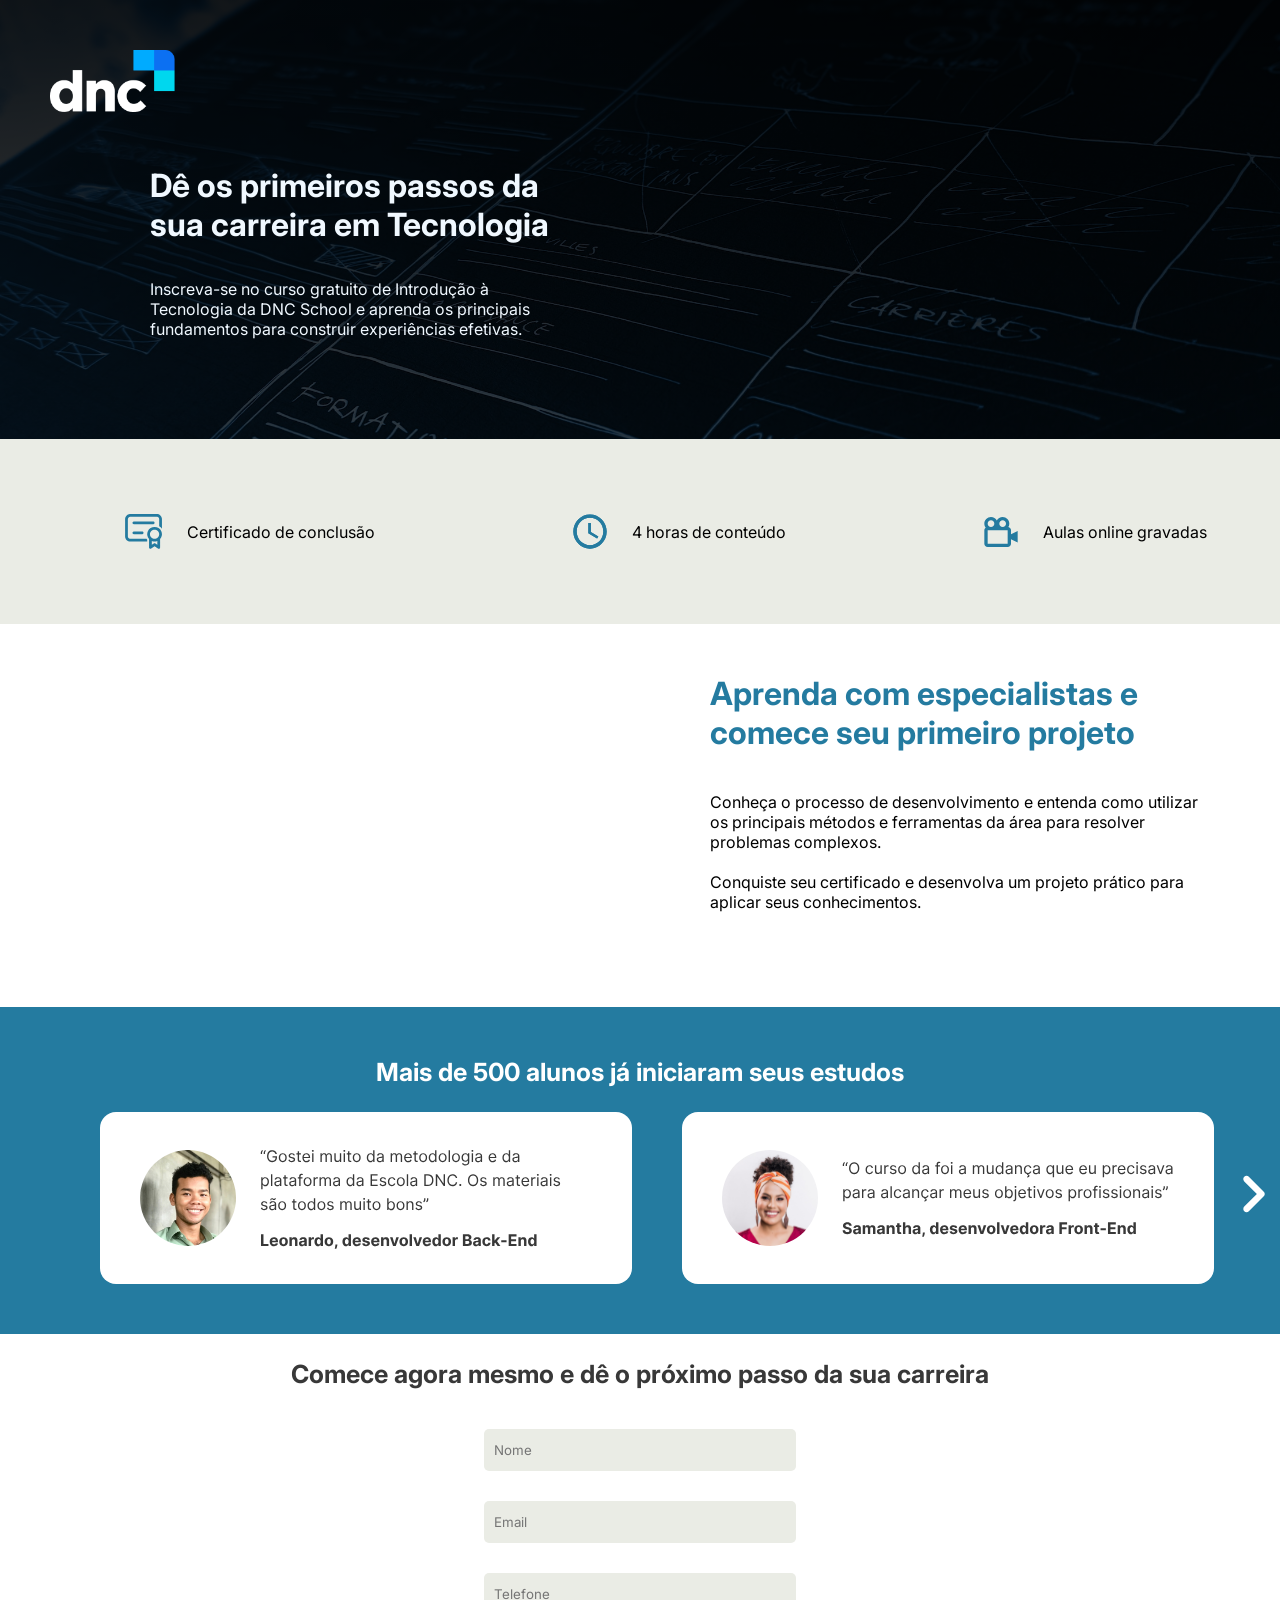
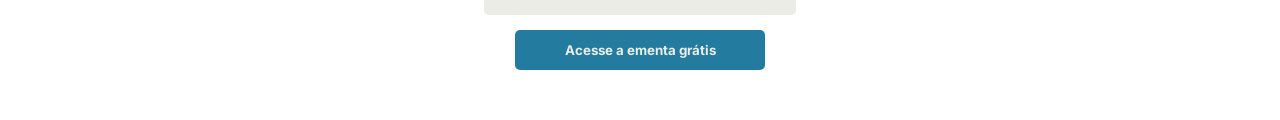
<file: index.html>
<!DOCTYPE html>
<html lang="pt-br">
  <head>
    <meta charset="UTF-8" />
    <meta name="viewport" content="width=device-width, initial-scale=1.0" />
    <link rel="preconnect" href="https://fonts.googleapis.com" />
    <link rel="preconnect" href="https://fonts.gstatic.com" crossorigin />
    <link
      href="https://fonts.googleapis.com/css2?family=Inter:ital,opsz,wght@0,14..32,100..900;1,14..32,100..900&family=Roboto:ital,wght@0,100..900;1,100..900&display=swap"
      rel="stylesheet"
    />
    <link rel="stylesheet" href="style.css" />
    <title>Escola DNC</title>
  </head>
  <body>
    <!-- MENU SUPERIOR -->
    <div id="menusuperior">
      <a href="https://www.escoladnc.com.br/">
        <img src="./imagens/logo.svg" id="logo" alt="ERRO" />
      </a>
      <h1 id="titulo-menusuperior">
        Dê os primeiros passos da <br />
        sua carreira em Tecnologia
      </h1>
      <p id="texto-menusuperior">
        Inscreva-se no curso gratuito de Introdução à <br />
        Tecnologia da DNC School e aprenda os principais <br />
        fundamentos para construir experiências efetivas.
      </p>
    </div>

    <!-- MENU INFORMACIONAL -->
    <div id="menuinformacional">
      <p class="texto-informativo">
        <img
          src="icone/certificado.svg"
          class="icone"
          id="certificado"
          alt=""
        />
        Certificado de conclusão
      </p>
      <p class="texto-informativo">
        <img src="icone/relogio.svg" class="icone" id="relogio" alt="" /> 4
        horas de conteúdo
      </p>
      <p class="texto-informativo">
        <img src="icone/camera.svg" class="icone" id="camera" alt="" /> Aulas
        online gravadas
      </p>
    </div>

    <!-- SEÇÃO VIDEO -->
    <div id="secaovideo">
      <iframe
        id="video"
        width="502 "
        height="283"
        src="https://www.youtube.com/embed/ITxGkd9h4n4"
        title="DNC - A escola inovadora que forma profissionais de alta perfomance"
        frameborder="0"
        allow="accelerometer; autoplay; clipboard-write; encrypted-media; gyroscope; picture-in-picture; web-share"
        referrerpolicy="strict-origin-when-cross-origin"
        allowfullscreen
      ></iframe>
      <div>
        <h1 id="titulo-video">
          Aprenda com especialistas e <br />
          comece seu primeiro projeto
        </h1>
        <br /><br />
        <p id="texto-video">
          Conheça o processo de desenvolvimento e entenda como utilizar <br />
          os principais métodos e ferramentas da área para resolver <br />
          problemas complexos.
          <br /><br />
          Conquiste seu certificado e desenvolva um projeto prático para <br />
          aplicar seus conhecimentos.
        </p>
      </div>
    </div>

    <!-- CARROSSEL -->
    <div id="carrossel">
      <h1 id="titulo-carrossel">
        Mais de 500 alunos já iniciaram seus estudos
      </h1>
      <!-- DIVISÃO DOS CARDS -->

      <div id="div-cards">
        <img
          id="seta-esquerda"
          onclick="RolarParaEsquerda()"
          class="seta"
          src="icone/seta-esquerda.svg"
          alt=""
        />
        <img id="leonardo" class="card" src="cards/leonardo.svg" alt="" />
        <img id="samanta" class="card" src="cards/samanta.svg" alt="" />
        <img id="bruna" class="card" src="cards/bruna.svg" alt="" />
        <img
          id="seta-direita"
          onclick="RolarParaDireita()"
          class="seta"
          src="icone/seta-direita.svg"
          alt=""
        />
      </div>
    </div>

    <!-- FORMULÁRIO -->
    <div id="formulario">
      <h1 id="titulo-formulario">
        Comece agora mesmo e dê o próximo passo da sua carreira
      </h1>
      <form
        action="https://api.sheetmonkey.io/form/qA9i8St7vEdnJ9reZZv9j6"
        method="post"
        name=""
      >
        <input type="text" placeholder="Nome" name="Name" required /> <br />
        <input type="email" placeholder="Email" name="Email" required /> <br />
        <input type="number" placeholder="Telefone" name="Phone" /> <br />
        <input
          type="hidden"
          name="Created"
          value="x-sheetmonkey-current-date-time"
        />
        <button type="submit">Acesse a ementa grátis</button>
      </form>
    </div>

    <script src="index.js"></script>
  </body>
</html>
</file>
<file: style.css>
* {
  margin: 0px;
  font-family: "inter";
}

#logo {
  margin-left: 50px;
  margin-top: 50px;
}

#titulo-menusuperior {
  margin-left: 150px;
  margin-top: 50px;
}

#texto-menusuperior {
  margin-left: 150px;
  margin-top: 35px;
  padding-bottom: 100px;
}

#menusuperior {
  background-image: url(imagens/fundo.superior.svg);
  color: aliceblue;
}

#menuinformacional {
  background-color: #eaece5;
  margin-bottom: 0px;
  display: grid;
  grid-auto-flow: column;
  columns: auto;
}

.icone {
  margin: 50px 0px 50px 100px;
  padding: 25px;
}

#secaovideo {
  display: grid;
  grid-auto-flow: column;
  columns: auto;
}

.texto-informativo {
  display: flex;
  align-items: center;
}

#titulo-video {
  color: #247ba0;
  margin-top: 50px;
}

#video {
  margin: 50px 25px 50px 100px;
}

#carrossel {
  background-color: #247ba0;
  padding: 50px;
}

#titulo-carrossel {
  color: white;
  text-align: center;
  font-size: 25px;
}

#div-cards {
  margin-top: 25px;
  display: grid;
  grid-auto-flow: column;
}

.card {
  margin-left: 50px;
}

#seta-esquerda {
  display: none;
}

#bruna {
  display: none;
}

.seta {
  margin-top: 55%;
  cursor: pointer;
}

.seta:hover {
  transform: translateY(-7px);
  transition-duration: 0.5s;
}

#formulario {
  text-align: center;
}

#titulo-formulario {
  font-size: 25px;
  margin: 25px;
  color: #383838;
}

input {
  width: 300px;
  height: 40px;
  background-color: #eaece5;
  margin: 15px;
  border: 0px;
  border-radius: 5px;
  padding-left: 10px;
}

button {
  background-color: #247ba0;
  height: 40px;
  width: 250px;
  color: #eaece5;
  border: 0px;
  border-radius: 5px;
  margin-bottom: 50px;
  font-weight: bolder;
  cursor: pointer;
}

button:hover {
  background-color: #30a5d8;
  color: white;
  transform: translateY(-5px);
  box-shadow: 0px 15px 20px #333e4280;
  transition-duration: 0, 4s;
}
</file>
